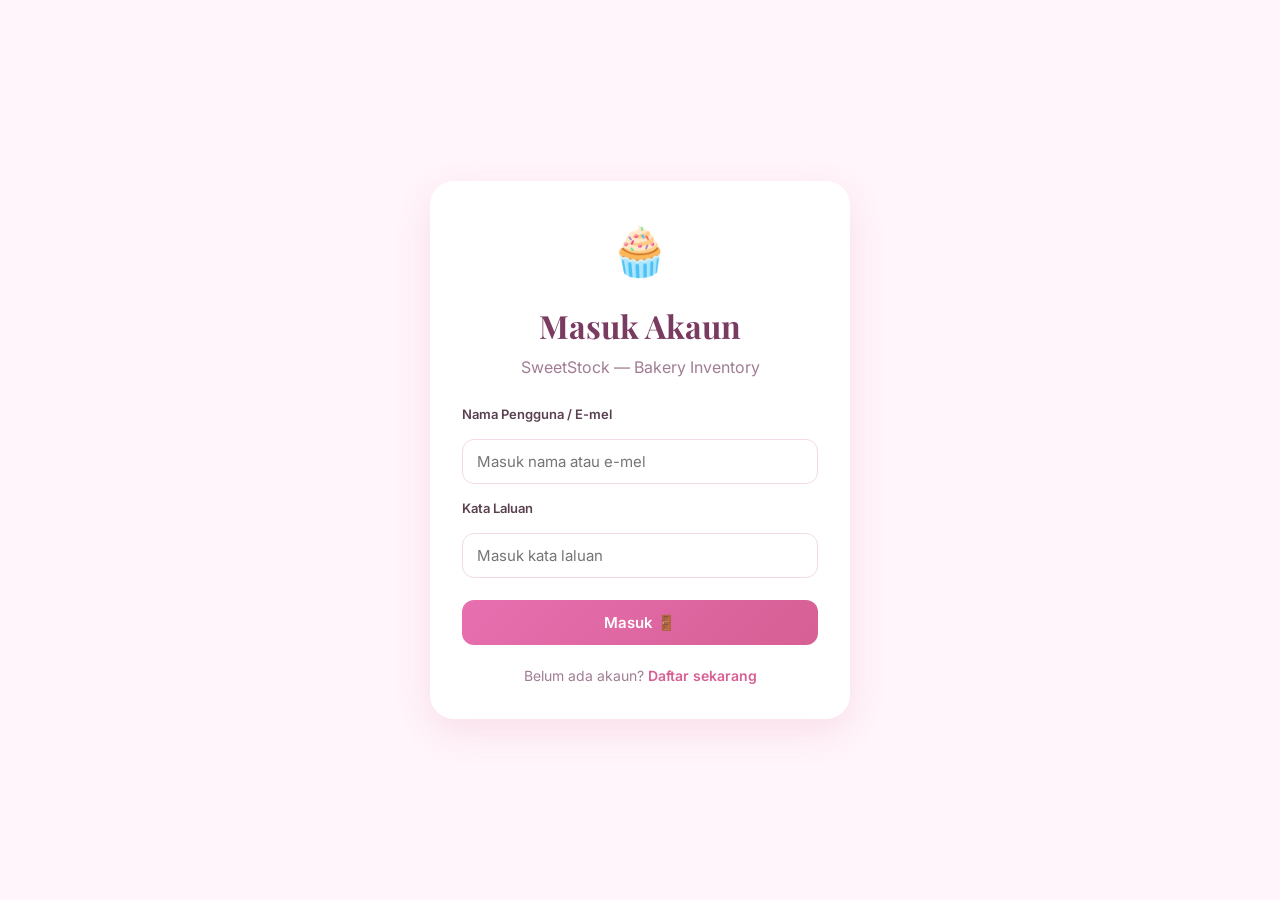
<file: index.html>
<!DOCTYPE html>
<html lang="ms">
<head>
    <meta charset="UTF-8" />
    <meta name="viewport" content="width=device-width, initial-scale=1.0" />
    <meta name="description" content="SweetStock — Bakery Inventory Management System" />
    <title>SweetStock · Bakery Inventory</title>
    <link rel="preconnect" href="https://fonts.googleapis.com">
    <link rel="preconnect" href="https://fonts.gstatic.com" crossorigin>
    <link href="https://fonts.googleapis.com/css2?family=Inter:wght@400;500;600;700&family=Playfair+Display:wght@700&display=swap" rel="stylesheet">
    <link rel="stylesheet" href="style.css" />
</head>
<body>
  <div class="app-shell">
    <aside class="sidebar" id="sidebar">
      <div class="brand">
        <div class="brand-icon">🧁</div>
        <div>
          <h1>SweetStock</h1>
          <p>Bakery Inventory</p>
        </div>
      </div>
      <nav class="nav-menu">
        <button class="nav-link active" data-section="dashboard">
          <span>⌂</span> Dashboard
        </button>
        <button class="nav-link" data-section="inventory">
          <span>▦</span> Inventory
        </button>
        <button class="nav-link" data-section="orders">
          <span>🧾</span> Orders
        </button>
        <button class="nav-link" data-section="suppliers">
          <span>🚚</span> Suppliers
        </button>
        <button class="nav-link" data-section="reports">
          <span>📊</span> Reports
        </button>
      </nav>
      <div class="sidebar-footer">
        <div class="user-card">
          <div class="avatar" id="userAvatar"></div>
          <div>
            <strong id="userName"></strong>
            <span><a href="#" id="logoutLink" style="color:#f0c8dc;text-decoration:none;">Log Keluar</a></span>
          </div>
        </div>
      </div>
    </aside>
    <main class="main-content">
      <header class="topbar">
        <button class="menu-btn" id="menuBtn" aria-label="Buka Menu">☰</button>
        <div>
          <p class="eyebrow">Bakery Inventory Management</p>
          <h2 id="pageTitle">Dashboard</h2>
        </div>
        <div class="topbar-actions">
          <div class="date-chip" id="todayDate"></div>
          <button class="primary-btn" id="addProductBtn">＋ Add Product</button>
        </div>
      </header>
      <section class="content-section active" id="dashboardSection">
        <div class="hero-card">
          <div>
            <span class="badge">🍬 Inventory Overview</span>
            <h3>Keep your bakery stocked and ready 🧁</h3>
            <p>Track ingredients, finished products, stock levels and supplier activity from one simple dashboard.</p>
          </div>
          <div class="hero-illustration" aria-hidden="true">
           <div class="cupcake-3d">
  <div class="cupcake-wrapper">
    <div class="cupcake-liner"></div>
    <div class="cupcake-frosting">
      <div class="frosting-swirly"></div>
    </div>
    <div class="cupcake-sprinkles">
      <span>💗</span><span>✨</span><span>💜</span><span>🧡</span><span>💛</span>
    </div>
    <div class="cupcake-cherry">🍒</div>
  </div>
</div>
        </div>
        <div class="stats-grid">
          <article class="stat-card">
            <div class="stat-icon">📦</div>
            <div>
              <p>Total Products</p>
              <h3 id="totalProducts">0</h3>
              <span>All inventory items</span>
            </div>
          </article>
          <article class="stat-card">
            <div class="stat-icon">⚠️</div>
            <div>
              <p>Low Stock</p>
              <h3 id="lowStockCount">0</h3>
              <span>Need restocking soon</span>
            </div>
          </article>
          <article class="stat-card">
            <div class="stat-icon">💰</div>
            <div>
              <p>Inventory Value</p>
              <h3 id="inventoryValue">RM 0.00</h3>
              <span>Estimated stock value</span>
            </div>
          </article>
          <article class="stat-card">
            <div class="stat-icon">🛒</div>
            <div>
              <p>Orders Today</p>
              <h3>18</h3>
              <span>Customer orders</span>
            </div>
          </article>
        </div>
        <div class="dashboard-grid">
          <section class="panel">
            <div class="panel-header">
              <div>
                <p class="eyebrow">Stock Alert</p>
                <h3>Low Stock Items</h3>
              </div>
              <button class="text-btn" data-goto="inventory">View all →</button>
            </div>
            <div id="lowStockList" class="low-stock-list"></div>
          </section>
          <section class="panel">
            <div class="panel-header">
              <div>
                <p class="eyebrow">Activity</p>
                <h3>Recent Orders</h3>
              </div>
            </div>
            <div class="order-list">
              <div class="order-item">
                <div><strong>#BK-1048</strong><span>Chocolate Croissant × 6</span></div>
                <span class="status completed">Completed ✅</span>
              </div>
              <div class="order-item">
                <div><strong>#BK-1047</strong><span>Sourdough Loaf × 2</span></div>
                <span class="status preparing">Preparing 👩‍🍳</span>
              </div>
              <div class="order-item">
                <div><strong>#BK-1046</strong><span>Red Velvet Cupcake × 12</span></div>
                <span class="status completed">Completed ✅</span>
              </div>
              <div class="order-item">
                <div><strong>#BK-1045</strong><span>Butter Cake × 1</span></div>
                <span class="status pending">Pending ⏳</span>
              </div>
            </div>
          </section>
        </div>
      </section>
      <section class="content-section" id="inventorySection">
        <div class="panel">
          <div class="inventory-toolbar">
            <div>
              <p class="eyebrow">Product Management</p>
              <h3>Inventory List 📋</h3>
            </div>
            <div class="toolbar-actions">
              <input type="search" id="searchInput" placeholder="Search product..." />
              <select id="categoryFilter">
                <option value="all">All Categories</option>
                <option value="Ingredient">Ingredient</option>
                <option value="Bread">Bread</option>
                <option value="Pastry">Pastry</option>
                <option value="Cake">Cake</option>
              </select>
              <select id="stockFilter">
                <option value="all">All Stock</option>
                <option value="low">Low Stock</option>
                <option value="available">Available</option>
              </select>
            </div>
          </div>
          <div class="table-wrap">
            <table>
              <thead>
                <tr>
                  <th>Product</th>
                  <th>Category</th>
                  <th>Stock</th>
                  <th>Unit</th>
                  <th>Unit Price</th>
                  <th>Status</th>
                  <th>Action</th>
                </tr>
              </thead>
              <tbody id="inventoryTableBody"></tbody>
            </table>
          </div>
        </div>
      </section>
      <section class="content-section" id="ordersSection">
        <div class="empty-page-card">
          <div class="empty-icon">🧾</div>
          <h3>Order Management</h3>
          <p>Order tracking page — ready for your data.</p>
        </div>
      </section>
      <section class="content-section" id="suppliersSection">
        <div class="supplier-grid">
          <article class="supplier-card">
            <div class="supplier-logo">FM</div>
            <h3>Fresh Mills Sdn. Bhd.</h3>
            <p>Flour, sugar and baking dry goods.</p>
            <span>📞 +60 12-345 6789</span>
          </article>
          <article class="supplier-card">
            <div class="supplier-logo">DP</div>
            <h3>DairyPlus Trading</h3>
            <p>Butter, milk, cream and cheese.</p>
            <span>📞 +60 11-222 9088</span>
          </article>
          <article class="supplier-card">
            <div class="supplier-logo">CC</div>
            <h3>Cocoa Craft Supply</h3>
            <p>Chocolate, cocoa and decorations.</p>
            <span>📞 +60 13-889 1900</span>
          </article>
        </div>
      </section>
      <section class="content-section" id="reportsSection">
        <div class="reports-grid">
          <article class="panel report-card">
            <p class="eyebrow">Stock Health</p>
            <h3>Inventory Summary 📊</h3>
            <div class="progress-row">
              <div><span>✅ Available Stock</span><strong id="availablePercent">0%</strong></div>
              <div class="progress"><div id="availableBar"></div></div>
            </div>
            <div class="progress-row">
              <div><span>⚠️ Low Stock</span><strong id="lowPercent">0%</strong></div>
              <div class="progress"><div id="lowBar"></div></div>
            </div>
          </article>
          <article class="panel report-card">
            <p class="eyebrow">Estimated Value</p>
            <h3 id="reportValue">RM 0.00</h3>
            <p class="muted">Calculated using current stock × unit price.</p>
          </article>
        </div>
      </section>
    </main>
  </div>
  <div class="modal-backdrop" id="productModal">
    <div class="modal">
      <div class="modal-header">
        <div>
          <p class="eyebrow">Inventory</p>
          <h3 id="modalTitle">Add New Product ✨</h3>
        </div>
        <button class="close-btn" id="closeModalBtn" aria-label="Tutup">×</button>
      </div>
      <form id="productForm">
        <input type="hidden" id="productId" />
        <div class="form-grid">
          <label>Product Name<input id="productName" type="text" required placeholder="Contoh: Bread Flour" /></label>
          <label>Category<select id="productCategory" required>
            <option value="Ingredient">Ingredient</option>
            <option value="Bread">Bread</option>
            <option value="Pastry">Pastry</option>
            <option value="Cake">Cake</option>
          </select></label>
          <label>Stock Quantity<input id="productStock" type="number" min="0" step="0.01" required /></label>
          <label>Unit<select id="productUnit" required>
            <option value="kg">kg</option>
            <option value="pack">pack</option>
            <option value="pcs">pcs</option>
            <option value="box">box</option>
            <option value="bottle">bottle</option>
          </select></label>
          <label>Unit Price (RM)<input id="productPrice" type="number" min="0" step="0.01" required /></label>
          <label>Low Stock Level<input id="productMinimum" type="number" min="0" step="0.01" required /></label>
        </div>
        <div class="modal-actions">
          <button type="button" class="secondary-btn" id="cancelBtn">Cancel</button>
          <button type="submit" class="primary-btn">Save Product 💾</button>
        </div>
      </form>
    </div>
  </div>
  <div class="toast" id="toast"></div>
  <script src="app.js"></script>
</body>
</html>
</file>
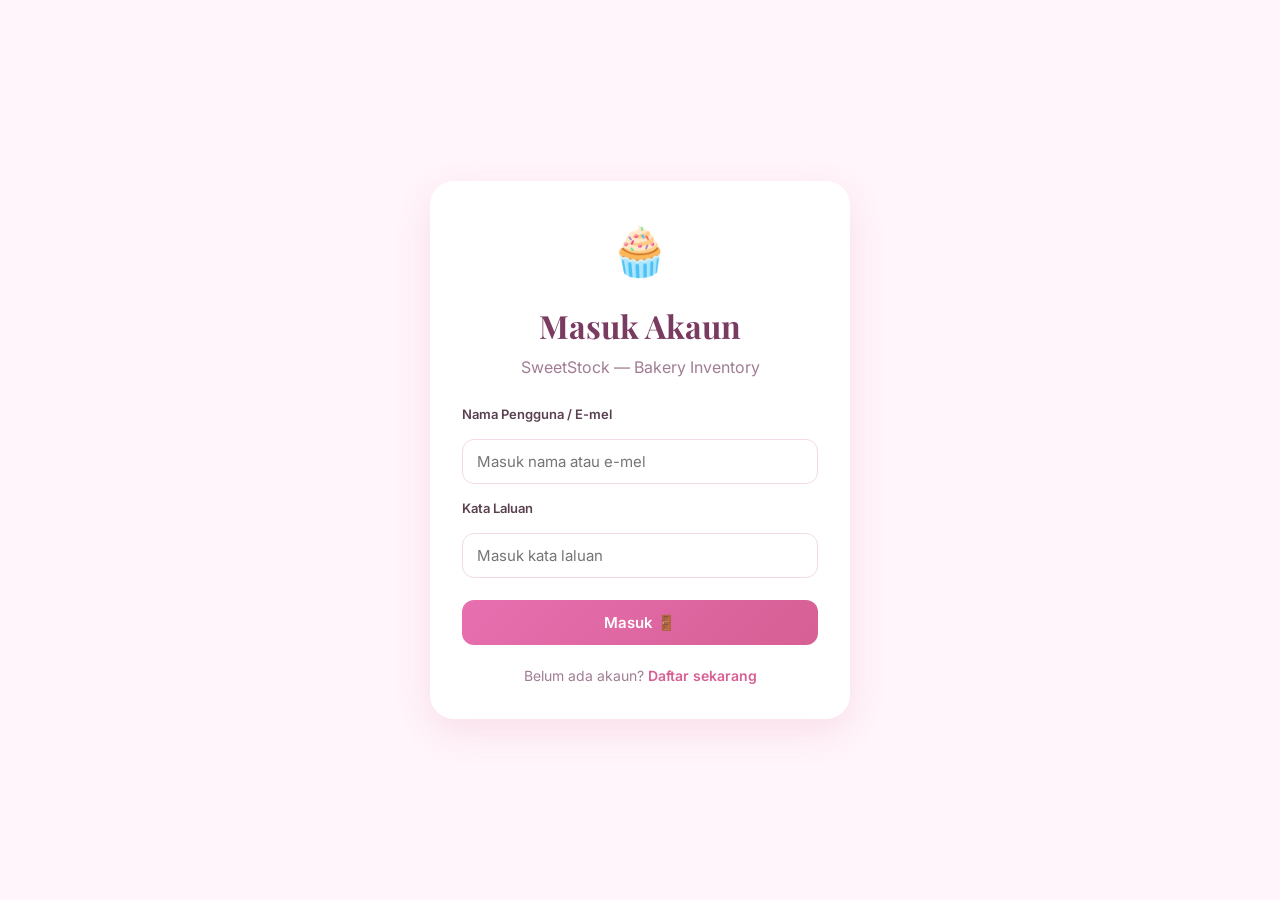
<file: login.html>
<!DOCTYPE html>
<html lang="ms">
<head>
    <meta charset="UTF-8">
    <meta name="viewport" content="width=device-width, initial-scale=1.0">
    <title>Masuk · SweetStock</title>
    <link rel="preconnect" href="https://fonts.googleapis.com">
    <link rel="preconnect" href="https://fonts.gstatic.com" crossorigin>
    <link href="https://fonts.googleapis.com/css2?family=Inter:wght@400;500;600;700&family=Playfair+Display:wght@700&display=swap" rel="stylesheet">
    <link rel="stylesheet" href="style.css">
</head>
<body class="auth-body">
    <div class="auth-card">
        <div class="auth-header">
            <div class="auth-icon">🧁</div>
            <h1>Masuk Akaun</h1>
            <p class="desc">SweetStock — Bakery Inventory</p>
        </div>
        <div class="alert error" id="errorMsg" style="display:none;"></div>
        <form id="loginForm">
            <label>Nama Pengguna / E-mel</label>
            <input type="text" id="userInput" required placeholder="Masuk nama atau e-mel">
            <label>Kata Laluan</label>
            <input type="password" id="password" required placeholder="Masuk kata laluan">
            <button type="submit">Masuk 🚪</button>
        </form>
        <div class="link">Belum ada akaun? <a href="signup.html">Daftar sekarang</a></div>
    </div>
    <script>
        if (localStorage.getItem('sweetstock_currentUser')) {
            window.location.href = 'index.html';
        }
        const loginForm = document.getElementById('loginForm');
        loginForm.addEventListener('submit', e => {
            e.preventDefault();
            const userInput = document.getElementById('userInput').value.trim();
            const password = document.getElementById('password').value;
            const errorMsg = document.getElementById('errorMsg');
            errorMsg.style.display = 'none';

            const users = JSON.parse(localStorage.getItem('sweetstock_users') || '[]');
            const user = users.find(u => 
                (u.username === userInput || u.email === userInput) && u.password === password
            );

            if (user) {
                localStorage.setItem('sweetstock_currentUser', JSON.stringify({
                    fullName: user.fullName,
                    username: user.username
                }));
                window.location.href = 'index.html';
            } else {
                errorMsg.textContent = 'Nama pengguna/e-mel atau kata laluan salah!';
                errorMsg.style.display = 'block';
            }
        });
    </script>
</body>
</html>
</file>
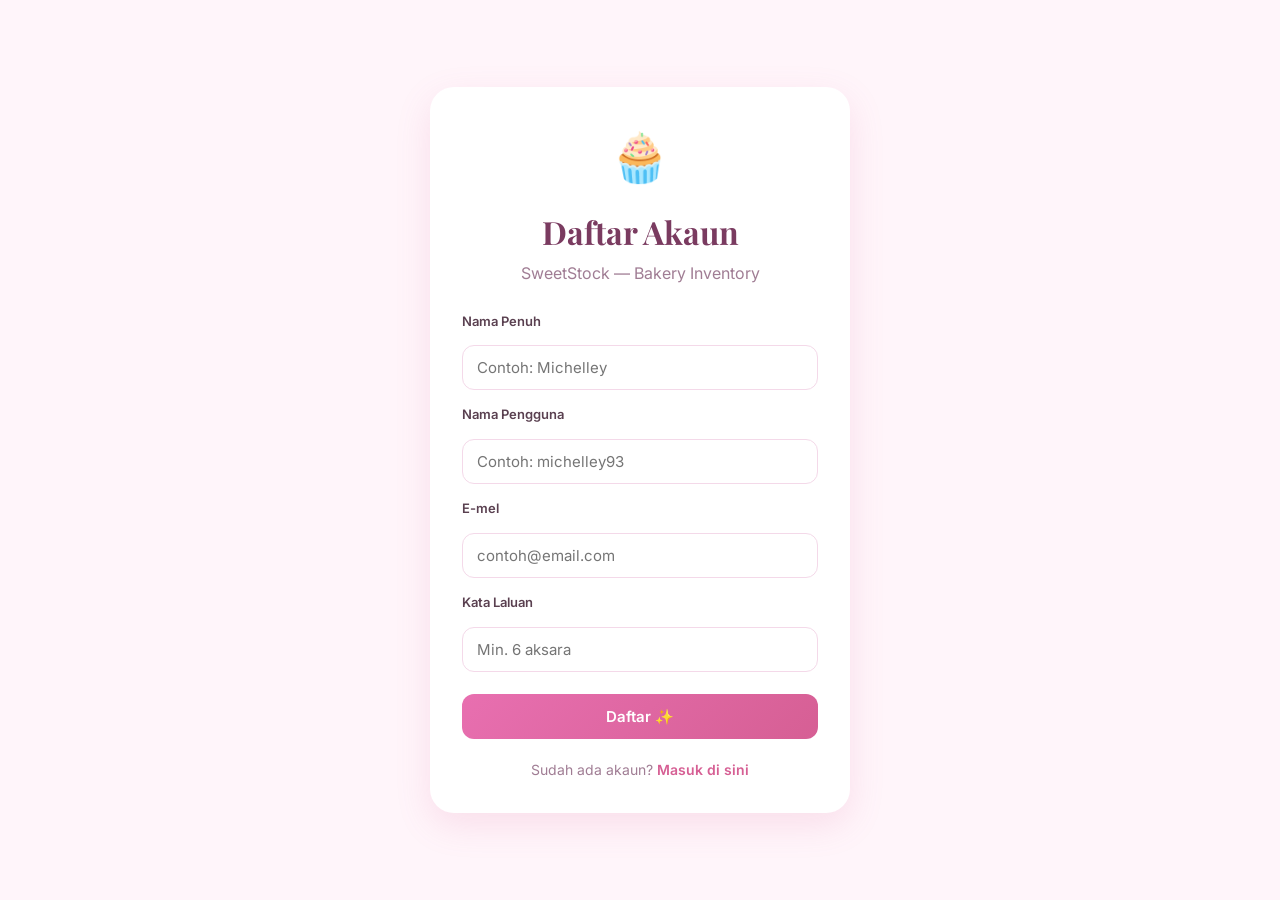
<file: signup.html>
<!DOCTYPE html>
<html lang="ms">
<head>
    <meta charset="UTF-8">
    <meta name="viewport" content="width=device-width, initial-scale=1.0">
    <title>Daftar · SweetStock</title>
    <link rel="preconnect" href="https://fonts.googleapis.com">
    <link rel="preconnect" href="https://fonts.gstatic.com" crossorigin>
    <link href="https://fonts.googleapis.com/css2?family=Inter:wght@400;500;600;700&family=Playfair+Display:wght@700&display=swap" rel="stylesheet">
    <link rel="stylesheet" href="style.css">
</head>
<body class="auth-body">
    <div class="auth-card">
        <div class="auth-header">
            <div class="auth-icon">🧁</div>
            <h1>Daftar Akaun</h1>
            <p class="desc">SweetStock — Bakery Inventory</p>
        </div>
        <div class="alert error" id="errorMsg" style="display:none;"></div>
        <div class="alert success" id="successMsg" style="display:none;"></div>
        <form id="signupForm">
            <label>Nama Penuh</label>
            <input type="text" id="fullName" required placeholder="Contoh: Michelley">
            <label>Nama Pengguna</label>
            <input type="text" id="username" required placeholder="Contoh: michelley93">
            <label>E-mel</label>
            <input type="email" id="email" required placeholder="contoh@email.com">
            <label>Kata Laluan</label>
            <input type="password" id="password" required placeholder="Min. 6 aksara">
            <button type="submit">Daftar ✨</button>
        </form>
        <div class="link">Sudah ada akaun? <a href="login.html">Masuk di sini</a></div>
    </div>
    <script>
        const signupForm = document.getElementById('signupForm');
        signupForm.addEventListener('submit', e => {
            e.preventDefault();
            const fullName = document.getElementById('fullName').value.trim();
            const username = document.getElementById('username').value.trim();
            const email = document.getElementById('email').value.trim();
            const password = document.getElementById('password').value;
            const errorMsg = document.getElementById('errorMsg');
            const successMsg = document.getElementById('successMsg');

            errorMsg.style.display = 'none';
            successMsg.style.display = 'none';

            if (!fullName || !username || !email || !password) {
                errorMsg.textContent = 'Sila isi semua medan!';
                errorMsg.style.display = 'block';
                return;
            }
            if (password.length < 6) {
                errorMsg.textContent = 'Kata laluan sekurang-kurangnya 6 aksara!';
                errorMsg.style.display = 'block';
                return;
            }

            const users = JSON.parse(localStorage.getItem('sweetstock_users') || '[]');
            if (users.some(u => u.username === username || u.email === email)) {
                errorMsg.textContent = 'Nama pengguna atau e-mel sudah wujud!';
                errorMsg.style.display = 'block';
                return;
            }

            users.push({ fullName, username, email, password });
            localStorage.setItem('sweetstock_users', JSON.stringify(users));
            
            successMsg.innerHTML = 'Akaun berjaya dibuat! Sila <a href="login.html">masuk</a>.';
            successMsg.style.display = 'block';
            signupForm.reset();
        });
    </script>
</body>
</html>
</file>
<file: style.css>
/* ===== TEMA UTAMA & GLOBAL ===== */
:root {
    --bg: #fff5fa;
    --primary: #d65f94;
    --primary-dark: #b84a7c;
    --secondary: #f8c8dc;
    --accent: #f0a8d0;
    --text: #4a3042;
    --text-light: #7a5a70;
    --muted: #a07d94;
    --error: #c03e70;
    --success: #267247;
    --warning: #e69500;
    --card-bg: #ffffff;
    --sidebar-bg: #5a2e4c;
    --sidebar-text: #fce4ef;
    --border: #f4d9e9;
    --shadow: rgba(214, 95, 148, 0.12);
}

* { margin: 0; padding: 0; box-sizing: border-box; }

body {
    font-family: "Inter", sans-serif;
    background: var(--bg);
    color: var(--text);
    line-height: 1.6;
}

a { text-decoration: none; color: inherit; }
button { font-family: inherit; cursor: pointer; border: none; }
input, select { font-family: inherit; }

/* ===== SUSUN ATUR APLIKASI ===== */
.app-shell { display: flex; min-height: 100vh; }

/* ===== SISI BAR ===== */
.sidebar {
    width: 260px;
    background: var(--sidebar-bg);
    color: var(--sidebar-text);
    display: flex;
    flex-direction: column;
    position: fixed;
    height: 100vh;
    left: 0;
    top: 0;
    z-index: 100;
}

.brand {
    display: flex;
    align-items: center;
    gap: 12px;
    padding: 24px 20px;
    border-bottom: 1px solid rgba(255,255,255,0.1);
}

.brand-icon { font-size: 32px; }
.brand h1 { font-family: "Playfair Display", serif; font-size: 20px; color: white; }
.brand p { font-size: 12px; color: var(--secondary); }

.nav-menu { flex: 1; padding: 20px 12px; }

.nav-link {
    display: flex;
    align-items: center;
    gap: 12px;
    width: 100%;
    padding: 12px 16px;
    margin-bottom: 4px;
    background: transparent;
    color: var(--sidebar-text);
    border-radius: 12px;
    font-size: 14px;
    font-weight: 500;
    transition: all 0.2s;
}

.nav-link:hover { background: rgba(255,255,255,0.08); }
.nav-link.active {
    background: var(--primary);
    color: white;
    box-shadow: 0 4px 12px rgba(214,95,148,0.3);
}

.sidebar-footer {
    padding: 20px;
    border-top: 1px solid rgba(255,255,255,0.1);
}

.user-card { display: flex; align-items: center; gap: 12px; }
.avatar {
    width: 44px; height: 44px; border-radius: 50%;
    background: linear-gradient(135deg, #e86fb0, #d65f94);
    color: white; display: flex; align-items: center; justify-content: center;
    font-weight: 700; font-size: 16px;
}
.user-card strong { display: block; color: white; font-size: 14px; }
.user-card span { font-size: 12px; color: var(--secondary); }

/* ===== KANDUNGAN UTAMA ===== */
.main-content { flex: 1; margin-left: 260px; padding: 24px 32px; }

.topbar {
    display: flex; align-items: center; justify-content: space-between;
    margin-bottom: 28px; flex-wrap: wrap; gap: 16px;
}

.eyebrow { font-size: 12px; color: var(--muted); text-transform: uppercase; letter-spacing: 0.5px; }
.topbar h2 { font-size: 24px; color: var(--text); }
.topbar-actions { display: flex; align-items: center; gap: 12px; }
.date-chip {
    background: white; padding: 8px 14px; border-radius: 20px;
    font-size: 13px; color: var(--text-light); box-shadow: 0 2px 6px var(--shadow);
}
.primary-btn {
    background: linear-gradient(135deg, #e86fb0, #d65f94);
    color: white; padding: 10px 20px; border-radius: 12px;
    font-size: 14px; font-weight: 600;
    box-shadow: 0 4px 12px rgba(214,95,148,0.3); transition: transform 0.2s;
}
.primary-btn:hover { transform: translateY(-2px); }

/* ===== KANDUNGAN BAHAGIAN ===== */
.content-section { display: none; }
.content-section.active { display: block; animation: fadeIn 0.3s ease; }
@keyframes fadeIn {
    from { opacity: 0; transform: translateY(8px); }
    to { opacity: 1; transform: translateY(0); }
}

/* ===== KAD UTAMA ===== */
.hero-card {
    background: white; border-radius: 20px; padding: 32px;
    display: flex; align-items: center; justify-content: space-between;
    gap: 24px; margin-bottom: 28px;
    box-shadow: 0 6px 20px var(--shadow); flex-wrap: wrap;
}

.badge {
    display: inline-block; background: #ffe9f2; color: var(--primary);
    padding: 6px 14px; border-radius: 20px; font-size: 12px;
    font-weight: 600; margin-bottom: 12px;
}

.hero-card h3 { font-size: 26px; margin-bottom: 8px; color: var(--text); }
.hero-card p { color: var(--text-light); max-width: 500px; }
.hero-illustration { padding: 10px; min-width: 160px; display: flex; justify-content: center; }

/* ===== CUPCAKE LENGKAP ===== */
@keyframes float {
    0%, 100% { transform: translateY(0); }
    50% { transform: translateY(-12px); }
}

@keyframes sparkle {
    0%, 100% { opacity: 1; }
    50% { opacity: 0.5; }
}

.cupcake-3d {
    display: flex !important; align-items: center !important;
    justify-content: center !important; flex-direction: column;
    width: 160px; height: 200px; animation: float 3s ease-in-out infinite;
    z-index: 10;
}

.cupcake-wrapper {
    position: relative; display: flex; flex-direction: column; align-items: center;
}

.cupcake-liner {
    width: 120px; height: 50px;
    background: linear-gradient(180deg, #f8e2c8, #f0d0a8);
    clip-path: polygon(10% 0%, 90% 0%, 100% 100%, 0% 100%);
    border-radius: 0 0 8px 8px;
}

.cupcake-frosting {
    width: 100px; height: 60px;
    background: linear-gradient(180deg, #f8c8dc, #f0a8c8);
    border-radius: 50px 50px 10px 10px;
    position: relative; margin-top: -10px;
}

.frosting-swirly {
    position: absolute; top: -20px; left: 50%; transform: translateX(-50%);
    width: 80px; height: 50px;
    background: linear-gradient(180deg, #fce4ef, #f8c8dc);
    border-radius: 50px 50px 0 0;
}

.cupcake-sprinkles {
    position: absolute; top: 18px; left: 50%; transform: translateX(-50%);
    display: flex; gap: 3px; font-size: 11px;
    animation: sparkle 2s ease-in-out infinite;
}

.cupcake-cherry {
    position: absolute; top: -8px; left: 50%; transform: translateX(-50%);
    font-size: 26px; filter: drop-shadow(0 2px 4px rgba(0,0,0,0.15));
}

/* ===== STATISTIK ===== */
.stats-grid {
    display: grid; grid-template-columns: repeat(auto-fit, minmax(220px, 1fr));
    gap: 20px; margin-bottom: 28px;
}

.stat-card {
    background: white; border-radius: 16px; padding: 24px;
    display: flex; gap: 14px; box-shadow: 0 4px 14px var(--shadow);
}

.stat-icon { font-size: 32px; }
.stat-card p { font-size: 13px; color: var(--muted); }
.stat-card h3 { font-size: 28px; color: var(--text); }
.stat-card span { font-size: 12px; color: var(--muted); }

/* ===== BAHAGIAN BAWAH ===== */
.dashboard-grid {
    display: grid; grid-template-columns: repeat(auto-fit, minmax(380px, 1fr)); gap: 20px;
}

.panel {
    background: white; border-radius: 16px; padding: 24px;
    box-shadow: 0 4px 14px var(--shadow);
}

.panel-header {
    display: flex; justify-content: space-between; align-items: center; margin-bottom: 16px;
}

.panel-header h3 { font-size: 18px; color: var(--text); }
.text-btn { background: transparent; color: var(--primary); font-size: 13px; font-weight: 600; }

/* Senarai Stok Rendah & Pesanan */
.stock-alert, .order-item {
    display: flex; justify-content: space-between; align-items: center;
    padding: 12px 0; border-bottom: 1px solid var(--border);
}
.stock-alert:last-child, .order-item:last-child { border-bottom: none; }
.stock-alert strong { display: block; }
.stock-alert span { font-size: 12px; color: var(--muted); }
.stock-qty { color: var(--error); font-weight: 600; }

.status {
    padding: 4px 10px; border-radius: 12px; font-size: 12px; font-weight: 600;
}
.status.completed { background: #e7f6ed; color: var(--success); }
.status.preparing { background: #fff4e5; color: #b37400; }
.status.pending { background: #f3e5ff; color: #7b48b8; }

/* ===== JADUAL INVENTORI ===== */
.inventory-toolbar {
    display: flex; justify-content: space-between; align-items: center;
    flex-wrap: wrap; gap: 12px; margin-bottom: 16px;
}

.toolbar-actions { display: flex; gap: 8px; flex-wrap: wrap; }
.toolbar-actions input, .toolbar-actions select {
    padding: 8px 12px; border: 1px solid var(--border);
    border-radius: 10px; font-size: 13px;
}

.table-wrap { overflow-x: auto; }
table { width: 100%; border-collapse: collapse; }
th {
    background: var(--bg); padding: 12px; text-align: left;
    font-size: 12px; color: var(--muted); text-transform: uppercase;
}
td { padding: 14px 12px; border-bottom: 1px solid var(--border); font-size: 14px; }

.stock-status {
    padding: 4px 10px; border-radius: 12px; font-size: 12px; font-weight: 600;
}
.stock-status.low { background: #ffe9f2; color: var(--error); }
.stock-status.available { background: #e7f6ed; color: var(--success); }

.action-group { display: flex; gap: 6px; }
.icon-btn {
    background: var(--bg); border: none; width: 32px; height: 32px;
    border-radius: 8px; font-size: 14px; cursor: pointer;
}

/* ===== PEMBEKAL & LAPORAN ===== */
.supplier-grid, .reports-grid {
    display: grid; grid-template-columns: repeat(auto-fit, minmax(260px, 1fr)); gap: 20px;
}

.supplier-card {
    background: white; border-radius: 16px; padding: 24px;
    box-shadow: 0 4px 14px var(--shadow);
}

.supplier-logo {
    width: 48px; height: 48px; border-radius: 12px;
    background: linear-gradient(135deg, #e86fb0, #d65f94);
    color: white; display: flex; align-items: center; justify-content: center;
    font-weight: 700; margin-bottom: 12px;
}

.supplier-card h3 { font-size: 16px; margin-bottom: 4px; }
.supplier-card p { font-size: 13px; color: var(--muted); margin-bottom: 8px; }
.supplier-card span { font-size: 13px; color: var(--text-light); }

.progress-row { margin: 16px 0; }
.progress-row > div:first-child {
    display: flex; justify-content: space-between; margin-bottom: 6px;
}
.progress {
    height: 10px; background: var(--bg); border-radius: 5px; overflow: hidden;
}
.progress > div { height: 100%; border-radius: 5px; transition: width 0.5s ease; }
#availableBar { background: linear-gradient(90deg, #4cc978, #38a860); }
#lowBar { background: linear-gradient(90deg, #f2a65a, #e68a00); }
.muted { color: var(--muted); font-size: 13px; margin-top: 4px; }

/* ===== MODAL & LAIN-LAIN ===== */
.modal-backdrop {
    position: fixed; inset: 0; background: rgba(0,0,0,0.5);
    display: flex; align-items: center; justify-content: center;
    z-index: 200; opacity: 0; visibility: hidden; transition: all 0.3s;
}
.modal-backdrop.show { opacity: 1; visibility: visible; }
.modal {
    background: white; border-radius: 20px; width: 90%; max-width: 520px;
    padding: 28px; transform: translateY(20px); transition: transform 0.3s;
}
.modal-backdrop.show .modal { transform: translateY(0); }
.modal-header {
    display: flex; justify-content: space-between; align-items: flex-start; margin-bottom: 20px;
}
.close-btn { font-size: 24px; background: transparent; color: var(--muted); padding: 0; line-height: 1; }
.form-grid { display: grid; grid-template-columns: repeat(2, 1fr); gap: 14px; }
.form-grid label {
    display: flex; flex-direction: column; gap: 6px;
    font-size: 13px; font-weight: 600; color: var(--text-light);
}
.form-grid input, .form-grid select {
    padding: 10px 12px; border: 1px solid var(--border); border-radius: 10px; font-size: 14px;
}
.form-grid input:focus, .form-grid select:focus {
    outline: none; border-color: var(--primary);
    box-shadow: 0 0 0 3px rgba(214,95,148,0.1);
}
.form-grid label:nth-child(1),
.form-grid label:nth-child(3) { grid-column: 1 / -1; }
.modal-actions { display: flex; justify-content: flex-end; gap: 10px; margin-top: 20px; }
.secondary-btn {
    background: var(--border); color: var(--text); padding: 10px 20px;
    border-radius: 12px; font-size: 14px; font-weight: 600;
}

.empty-page-card { text-align: center; padding: 60px 20px; color: var(--muted); }
.empty-icon { font-size: 48px; margin-bottom: 16px; }

.toast {
    position: fixed; bottom: 24px; right: 24px; background: var(--text);
    color: white; padding: 14px 24px; border-radius: 12px;
    box-shadow: 0 6px 20px rgba(0,0,0,0.2);
    transform: translateY(100px); opacity: 0; transition: all 0.3s; z-index: 300;
}
.toast.show { transform: translateY(0); opacity: 1; }

/* ===== RESPONSIF ===== */
@media (max-width: 768px) {
    .sidebar { transform: translateX(-100%); }
    .menu-btn { display: block; font-size: 24px; background: transparent; color: var(--text); padding: 4px 10px; }
    .main-content { margin-left: 0; padding: 16px; }
    .hero-card { flex-direction: column; text-align: center; }
    .form-grid { grid-template-columns: 1fr; }
    .stats-grid { grid-template-columns: 1fr 1fr; }
    .dashboard-grid { grid-template-columns: 1fr; }
}
/* ===== HALAMAN DAFTAR & MASUK ===== */
.auth-body {
    --bg: #fff5fa;
    --primary: #d65f94;
    --primary-dark: #b84a7c;
    --muted: #a07d94;
    --error: #c03e70;
    --success: #267247;
    margin: 0;
    font-family: "Inter", sans-serif;
    background: var(--bg);
    min-height: 100vh;
    display: grid;
    place-items: center;
    padding: 20px;
}

.auth-card {
    background: white;
    border-radius: 24px;
    padding: 32px;
    width: 100%;
    max-width: 420px;
    box-shadow: 0 12px 35px rgba(214,95,148,0.15);
}

.auth-header {
    text-align: center;
    margin-bottom: 24px;
}

.auth-icon {
    font-size: 48px;
    margin-bottom: 8px;
}

.auth-header h1 {
    font-family: "Playfair Display", serif;
    color: #7a3b60;
    margin: 10px 0 4px;
}

.desc {
    color: var(--muted);
    margin: 0;
}

.alert {
    padding: 12px;
    border-radius: 12px;
    margin-bottom: 16px;
}

.alert.error {
    background: #ffe9f2;
    color: var(--error);
}

.alert.success {
    background: #e7f6ed;
    color: var(--success);
}

.auth-body form {
    display: grid;
    gap: 14px;
}

.auth-body label {
    font-size: 13px;
    font-weight: 600;
    color: #5a4050;
}

.auth-body input {
    width: 100%;
    padding: 12px 14px;
    border: 1px solid #f4d9e9;
    border-radius: 12px;
    font-size: 15px;
    outline: none;
}

.auth-body input:focus {
    border-color: var(--primary);
    box-shadow: 0 0 0 3px rgba(214,95,148,0.1);
}

.auth-body button {
    background: linear-gradient(135deg, #e86fb0, #d65f94);
    color: white;
    border: none;
    padding: 13px;
    border-radius: 12px;
    font-size: 15px;
    font-weight: 600;
    cursor: pointer;
    margin-top: 8px;
}

.auth-body button:hover {
    background: var(--primary-dark);
}

.link {
    text-align: center;
    margin-top: 20px;
    font-size: 14px;
    color: var(--muted);
}

.link a {
    color: var(--primary);
    text-decoration: none;
    font-weight: 600;
}
</file>
